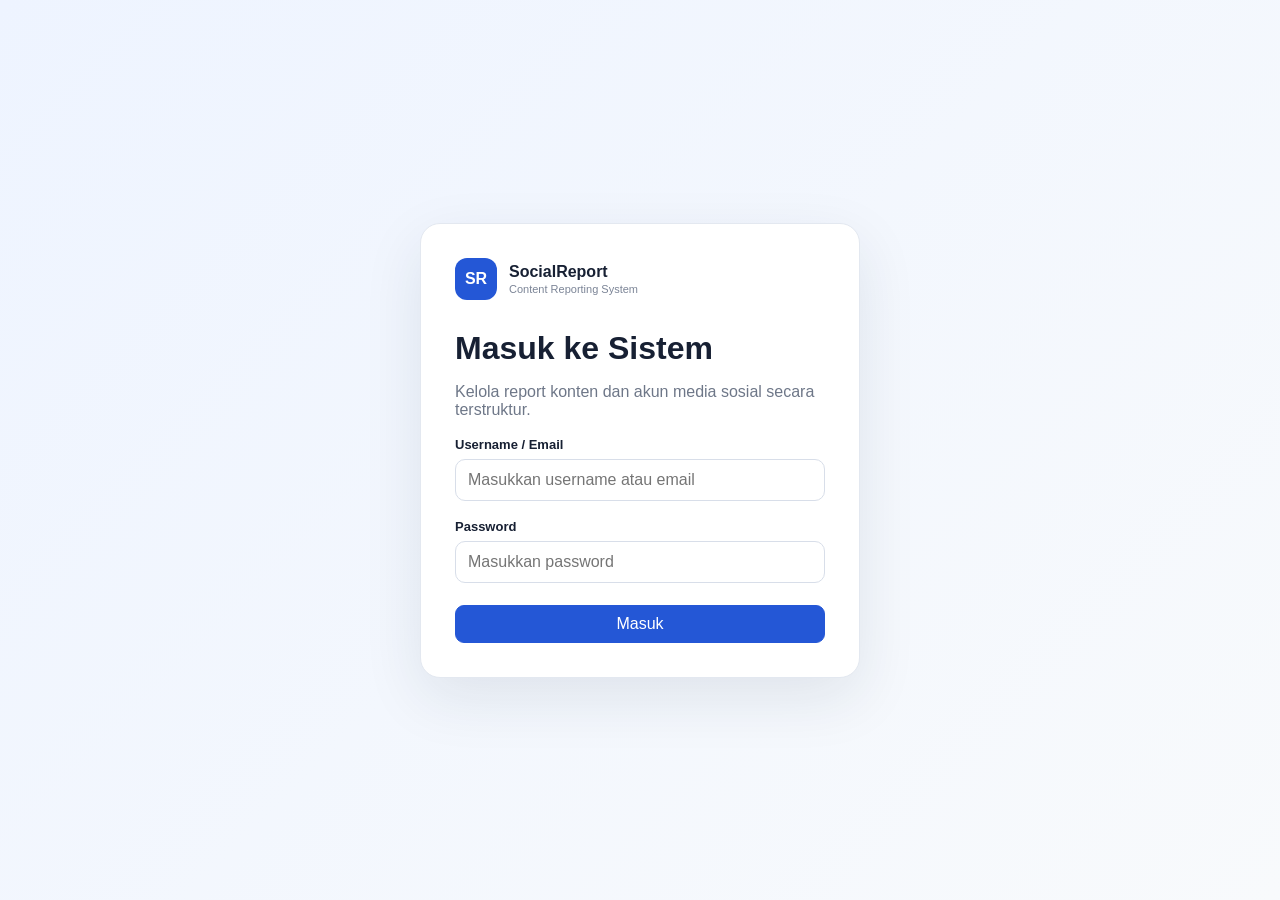
<file: index.html>
<!DOCTYPE html>
<html lang="id">
<head>
  <meta charset="UTF-8">
  <meta name="viewport" content="width=device-width, initial-scale=1.0">
  <title>SocialReport — Login</title>
  <link rel="stylesheet" href="css/style.css">
</head>
<body class="auth-body">
  <main class="auth-card">
    <div class="brand">
      <div class="brand-mark">SR</div>
      <div>
        <strong>SocialReport</strong>
        <small>Content Reporting System</small>
      </div>
    </div>
    <h1>Masuk ke Sistem</h1>
    <p class="muted">Kelola report konten dan akun media sosial secara terstruktur.</p>
    <form id="loginForm">
      <label>Username / Email</label>
      <input id="username" type="text" placeholder="Masukkan username atau email" required>
      <label>Password</label>
      <input id="password" type="password" placeholder="Masukkan password" required>
      <button class="btn primary full" type="submit">Masuk</button>
    </form>
  </main>
  <script src="js/app.js"></script>
</body>
</html>
</file>
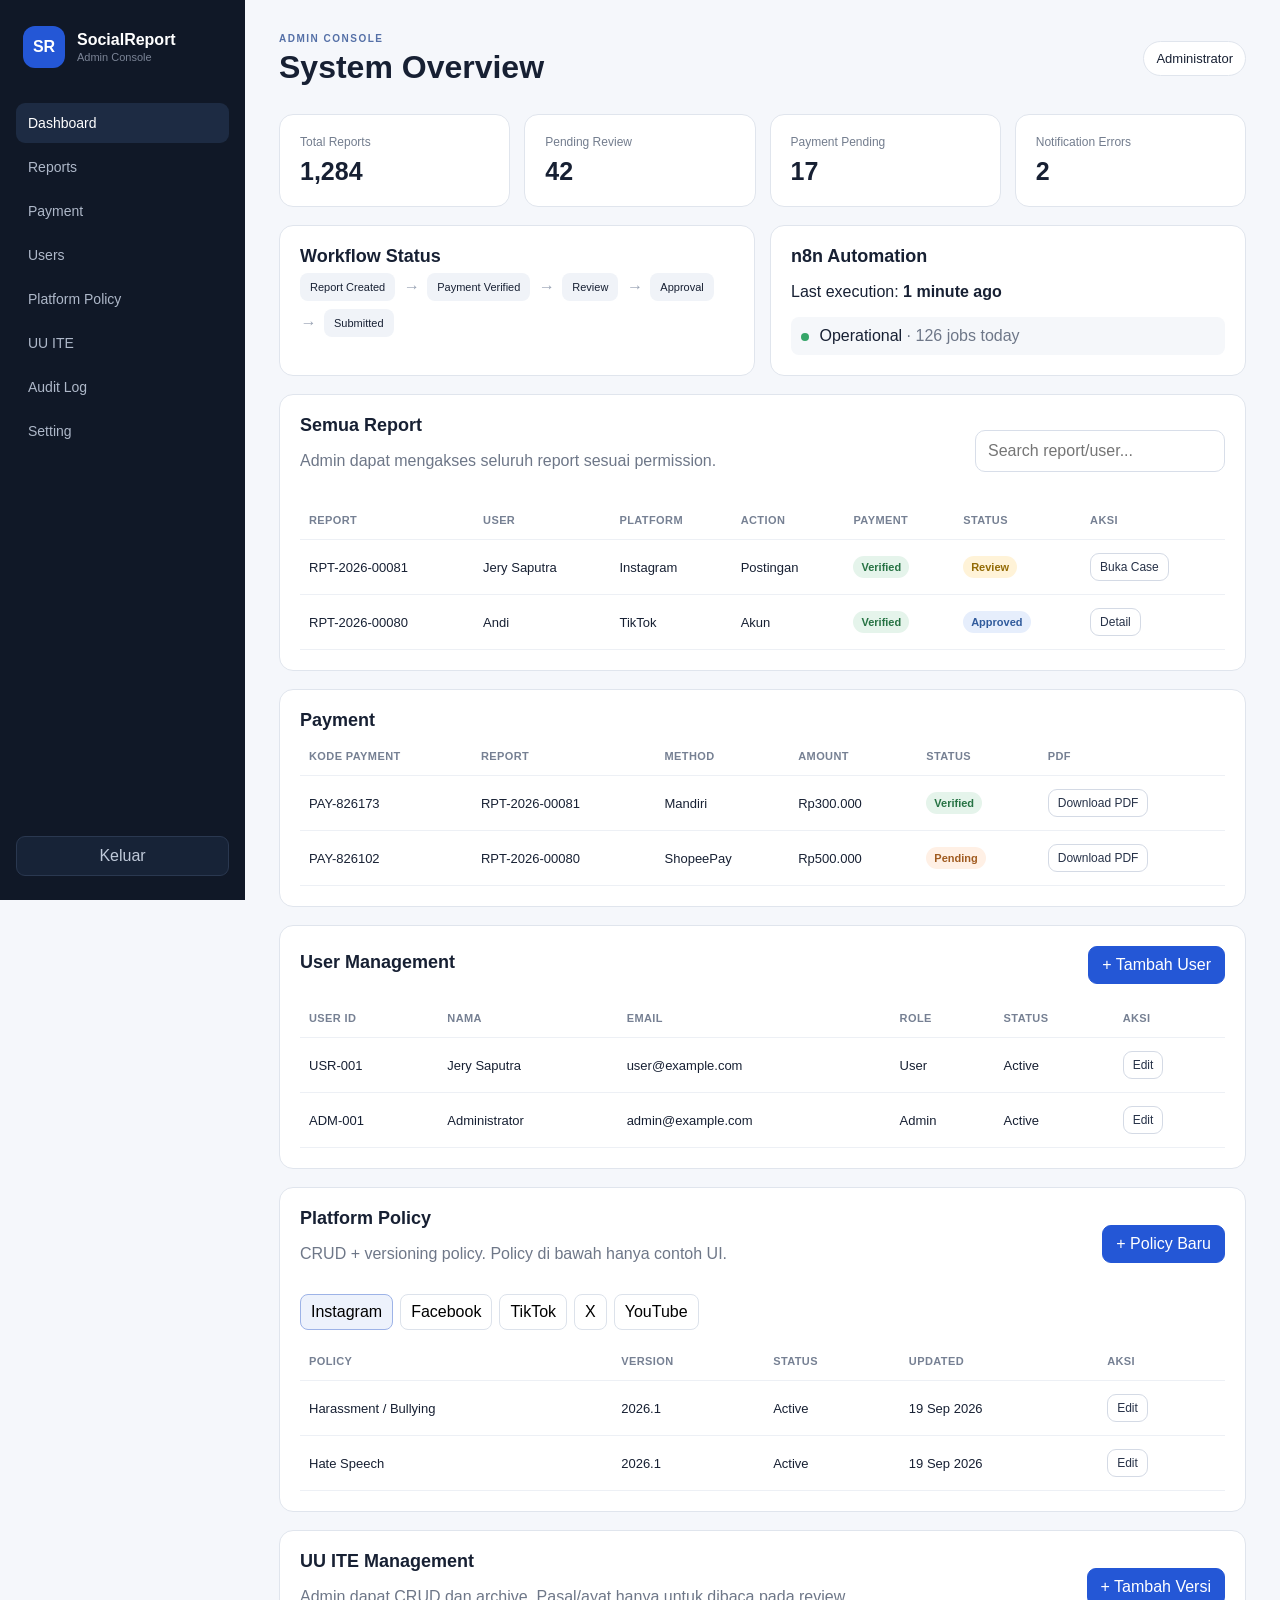
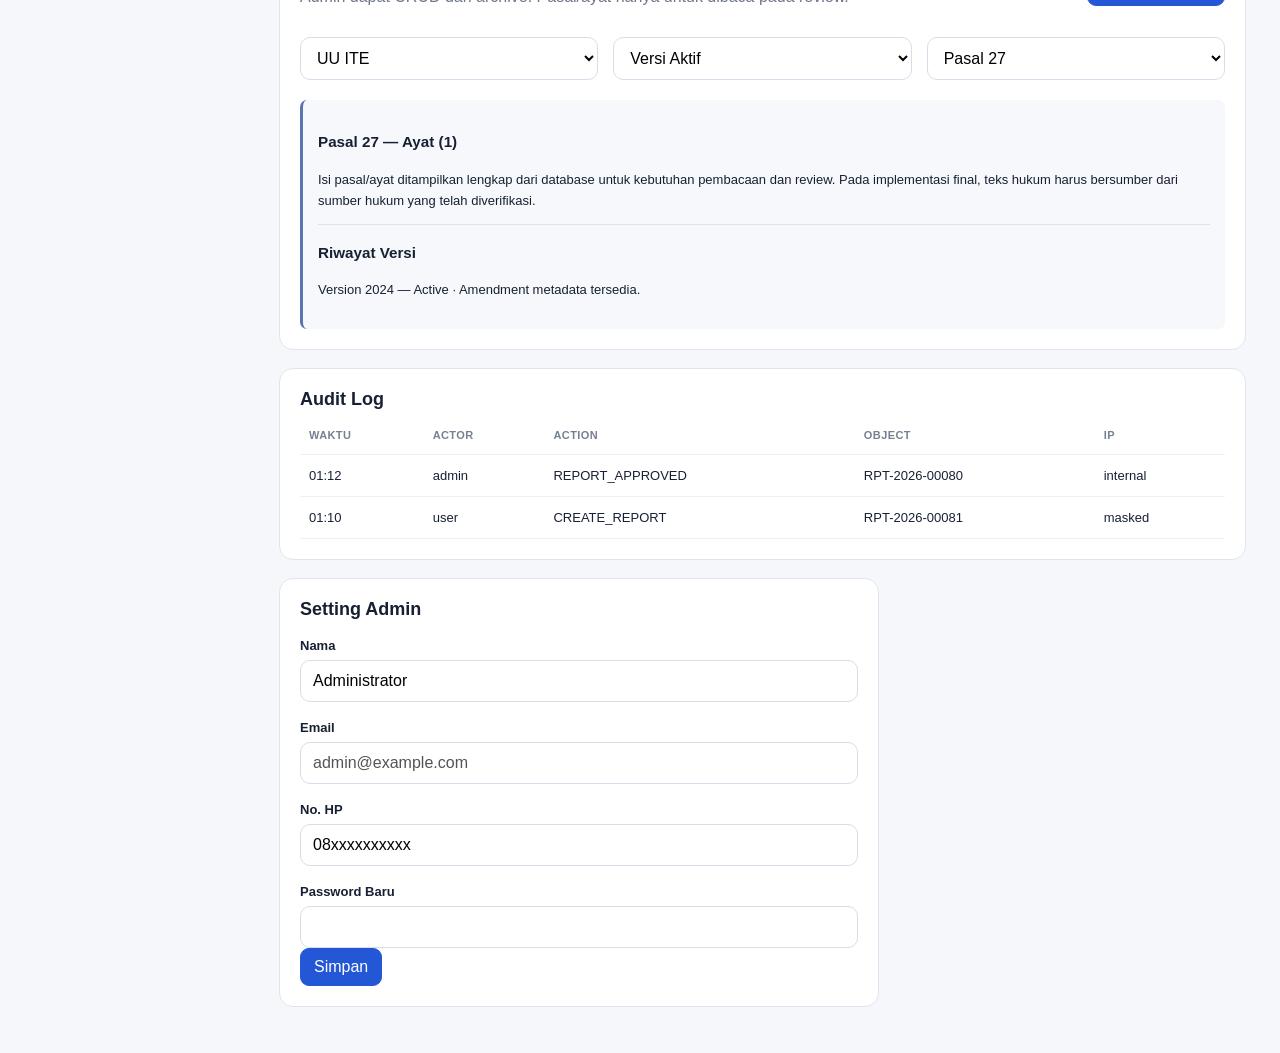
<file: admin.html>
<!DOCTYPE html>
<html lang="id">
<head><meta charset="UTF-8"><meta name="viewport" content="width=device-width, initial-scale=1.0"><title>SocialReport — Admin</title><link rel="stylesheet" href="css/style.css"></head>
<body>
<div class="app">
<aside class="sidebar admin-side">
<div class="brand compact"><div class="brand-mark">SR</div><div><strong>SocialReport</strong><small>Admin Console</small></div></div>
<nav>
<a class="active" href="#overview">Dashboard</a><a href="#reports">Reports</a><a href="#payments">Payment</a><a href="#users">Users</a><a href="#policies">Platform Policy</a><a href="#legal">UU ITE</a><a href="#audit">Audit Log</a><a href="#admin-settings">Setting</a>
</nav><button class="logout" onclick="logout()">Keluar</button></aside>
<main class="content">
<header class="topbar"><div><span class="eyebrow">ADMIN CONSOLE</span><h1>System Overview</h1></div><div class="profile-chip">Administrator</div></header>
<section id="overview" class="page-section">
<div class="stats"><div class="stat"><span>Total Reports</span><b>1,284</b></div><div class="stat"><span>Pending Review</span><b>42</b></div><div class="stat"><span>Payment Pending</span><b>17</b></div><div class="stat"><span>Notification Errors</span><b>2</b></div></div>
<div class="grid-2"><div class="panel"><h2>Workflow Status</h2><div class="flow"><span>Report Created</span><i>→</i><span>Payment Verified</span><i>→</i><span>Review</span><i>→</i><span>Approval</span><i>→</i><span>Submitted</span></div></div><div class="panel"><h2>n8n Automation</h2><p>Last execution: <b>1 minute ago</b></p><div class="automation"><span class="dot"></span> Operational <span class="muted">· 126 jobs today</span></div></div></div>
</section>

<section id="reports" class="page-section"><div class="panel"><div class="panel-head"><div><h2>Semua Report</h2><p class="muted">Admin dapat mengakses seluruh report sesuai permission.</p></div><input class="search" placeholder="Search report/user..." oninput="filterRows(this,'adminReportTable')"></div>
<table id="adminReportTable"><thead><tr><th>Report</th><th>User</th><th>Platform</th><th>Action</th><th>Payment</th><th>Status</th><th>Aksi</th></tr></thead><tbody>
<tr><td>RPT-2026-00081</td><td>Jery Saputra</td><td>Instagram</td><td>Postingan</td><td><span class="badge paid">Verified</span></td><td><span class="badge review">Review</span></td><td><button class="btn small" onclick="openCase('RPT-2026-00081')">Buka Case</button></td></tr>
<tr><td>RPT-2026-00080</td><td>Andi</td><td>TikTok</td><td>Akun</td><td><span class="badge paid">Verified</span></td><td><span class="badge done">Approved</span></td><td><button class="btn small">Detail</button></td></tr>
</tbody></table></div></section>

<section id="payments" class="page-section"><div class="panel"><h2>Payment</h2><table><thead><tr><th>Kode Payment</th><th>Report</th><th>Method</th><th>Amount</th><th>Status</th><th>PDF</th></tr></thead><tbody><tr><td>PAY-826173</td><td>RPT-2026-00081</td><td>Mandiri</td><td>Rp300.000</td><td><span class="badge paid">Verified</span></td><td><button class="btn small">Download PDF</button></td></tr><tr><td>PAY-826102</td><td>RPT-2026-00080</td><td>ShopeePay</td><td>Rp500.000</td><td><span class="badge pending">Pending</span></td><td><button class="btn small">Download PDF</button></td></tr></tbody></table></div></section>

<section id="users" class="page-section"><div class="panel"><div class="panel-head"><h2>User Management</h2><button class="btn primary">+ Tambah User</button></div><table><thead><tr><th>User ID</th><th>Nama</th><th>Email</th><th>Role</th><th>Status</th><th>Aksi</th></tr></thead><tbody><tr><td>USR-001</td><td>Jery Saputra</td><td>user@example.com</td><td>User</td><td>Active</td><td><button class="btn small">Edit</button></td></tr><tr><td>ADM-001</td><td>Administrator</td><td>admin@example.com</td><td>Admin</td><td>Active</td><td><button class="btn small">Edit</button></td></tr></tbody></table></div></section>

<section id="policies" class="page-section"><div class="panel"><div class="panel-head"><div><h2>Platform Policy</h2><p class="muted">CRUD + versioning policy. Policy di bawah hanya contoh UI.</p></div><button class="btn primary">+ Policy Baru</button></div><div class="tabs"><button class="tab active">Instagram</button><button class="tab">Facebook</button><button class="tab">TikTok</button><button class="tab">X</button><button class="tab">YouTube</button></div><table><thead><tr><th>Policy</th><th>Version</th><th>Status</th><th>Updated</th><th>Aksi</th></tr></thead><tbody><tr><td>Harassment / Bullying</td><td>2026.1</td><td>Active</td><td>19 Sep 2026</td><td><button class="btn small">Edit</button></td></tr><tr><td>Hate Speech</td><td>2026.1</td><td>Active</td><td>19 Sep 2026</td><td><button class="btn small">Edit</button></td></tr></tbody></table></div></section>

<section id="legal" class="page-section"><div class="panel"><div class="panel-head"><div><h2>UU ITE Management</h2><p class="muted">Admin dapat CRUD dan archive. Pasal/ayat hanya untuk dibaca pada review.</p></div><button class="btn primary">+ Tambah Versi</button></div><div class="grid-3"><select><option>UU ITE</option></select><select><option>Versi Aktif</option><option>Arsip</option></select><select><option>Pasal 27</option><option>Pasal 28</option><option>Pasal 29</option></select></div><div class="legal-read large"><h3>Pasal 27 — Ayat (1)</h3><p>Isi pasal/ayat ditampilkan lengkap dari database untuk kebutuhan pembacaan dan review. Pada implementasi final, teks hukum harus bersumber dari sumber hukum yang telah diverifikasi.</p><hr><h3>Riwayat Versi</h3><p>Version 2024 — Active · Amendment metadata tersedia.</p></div></div></section>

<section id="audit" class="page-section"><div class="panel"><h2>Audit Log</h2><table><thead><tr><th>Waktu</th><th>Actor</th><th>Action</th><th>Object</th><th>IP</th></tr></thead><tbody><tr><td>01:12</td><td>admin</td><td>REPORT_APPROVED</td><td>RPT-2026-00080</td><td>internal</td></tr><tr><td>01:10</td><td>user</td><td>CREATE_REPORT</td><td>RPT-2026-00081</td><td>masked</td></tr></tbody></table></div></section>

<section id="admin-settings" class="page-section"><div class="panel narrow"><h2>Setting Admin</h2><label>Nama</label><input value="Administrator"><label>Email</label><input value="admin@example.com" disabled><label>No. HP</label><input value="08xxxxxxxxxx"><label>Password Baru</label><input type="password"><button class="btn primary">Simpan</button></div></section>

<div id="caseModal" class="modal hidden"><div class="modal-box"><button class="close" onclick="closeCase()">×</button><span class="eyebrow">CASE DETAIL</span><h2 id="caseTitle">RPT-2026-00081</h2><div class="case-grid"><div><b>Target</b><p>https://instagram.com/example</p></div><div><b>User</b><p>Jery Saputra</p></div><div><b>Policy</b><p>Hate Speech</p></div><div><b>UU ITE</b><p>Pasal 28 ayat (2)</p></div></div><div class="panel inner"><h3>Evidence</h3><div class="evidence-grid"><div class="evidence-thumb">screenshot-01.jpg</div><div class="evidence-thumb">screenshot-02.jpg</div></div></div><div class="panel inner"><h3>UU ITE — Read Only</h3><p>Pasal dan ayat lengkap ditampilkan untuk dibaca. Tidak dapat dipilih/diubah dari panel review ini.</p></div><div class="modal-actions"><button class="btn">Reject</button><button class="btn primary">Approve</button></div></div></div>
</main></div>
<script src="js/app.js"></script></body></html>
</file>
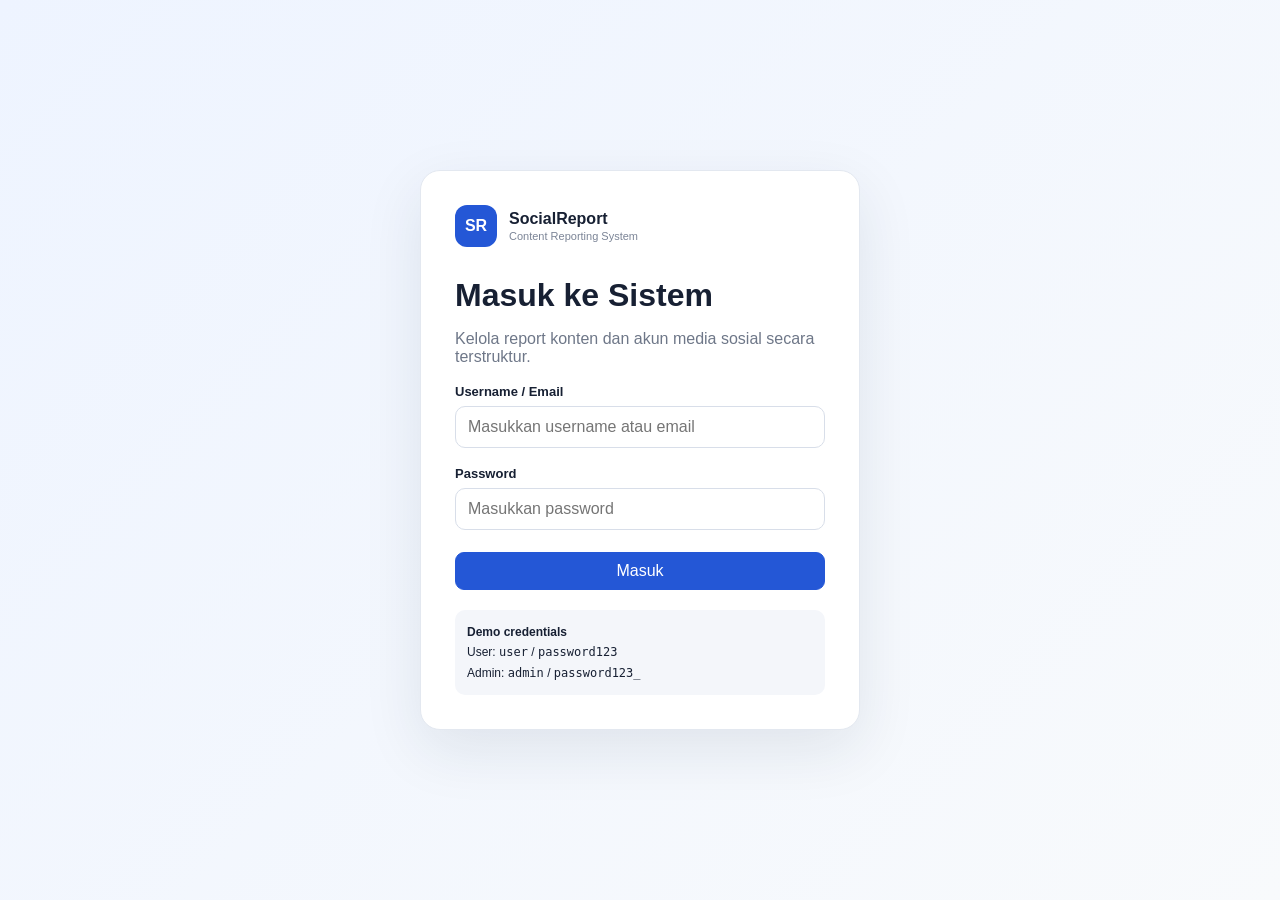
<file: login.html>
<!DOCTYPE html>
<html lang="id">
<head>
  <meta charset="UTF-8">
  <meta name="viewport" content="width=device-width, initial-scale=1.0">
  <title>SocialReport — Login</title>
  <link rel="stylesheet" href="css/style.css">
</head>
<body class="auth-body">
  <main class="auth-card">
    <div class="brand">
      <div class="brand-mark">SR</div>
      <div>
        <strong>SocialReport</strong>
        <small>Content Reporting System</small>
      </div>
    </div>
    <h1>Masuk ke Sistem</h1>
    <p class="muted">Kelola report konten dan akun media sosial secara terstruktur.</p>
    <form id="loginForm">
      <label>Username / Email</label>
      <input id="username" type="text" placeholder="Masukkan username atau email" required>
      <label>Password</label>
      <input id="password" type="password" placeholder="Masukkan password" required>
      <button class="btn primary full" type="submit">Masuk</button>
    </form>
    <div class="demo-note">
      <b>Demo credentials</b><br>
      User: <code>user</code> / <code>password123</code><br>
      Admin: <code>admin</code> / <code>password123_</code>
    </div>
  </main>
  <script src="js/app.js"></script>
</body>
</html>
</file>
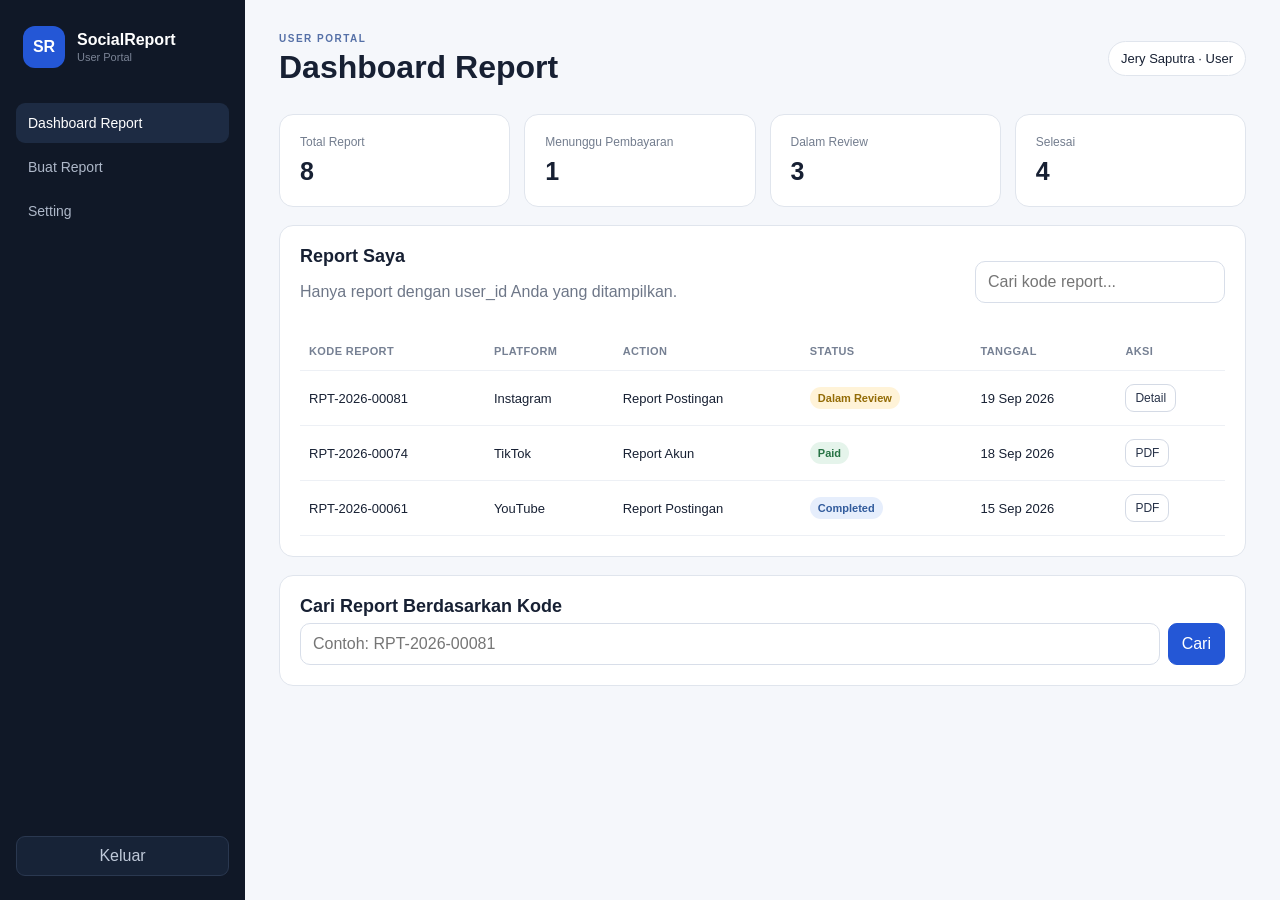
<file: user.html>
<!DOCTYPE html>
<html lang="id">
<head>
<meta charset="UTF-8"><meta name="viewport" content="width=device-width, initial-scale=1.0">
<title>SocialReport — User</title><link rel="stylesheet" href="css/style.css">
</head>
<body>
<div class="app">
<aside class="sidebar">
  <div class="brand compact"><div class="brand-mark">SR</div><div><strong>SocialReport</strong><small>User Portal</small></div></div>
  <nav>
    <a class="active" href="#dashboard">Dashboard Report</a>
    <a href="#create">Buat Report</a>
    <a href="#settings">Setting</a>
  </nav>
  <button class="logout" onclick="logout()">Keluar</button>
</aside>

<main class="content">
<header class="topbar"><div><span class="eyebrow">USER PORTAL</span><h1 id="pageTitle">Dashboard Report</h1></div><div class="profile-chip">Jery Saputra · User</div></header>

<section id="dashboard" class="page-section">
  <div class="stats">
    <div class="stat"><span>Total Report</span><b>8</b></div>
    <div class="stat"><span>Menunggu Pembayaran</span><b>1</b></div>
    <div class="stat"><span>Dalam Review</span><b>3</b></div>
    <div class="stat"><span>Selesai</span><b>4</b></div>
  </div>
  <div class="panel">
    <div class="panel-head"><div><h2>Report Saya</h2><p class="muted">Hanya report dengan user_id Anda yang ditampilkan.</p></div>
      <input class="search" placeholder="Cari kode report..." oninput="filterRows(this,'reportTable')">
    </div>
    <table id="reportTable"><thead><tr><th>Kode Report</th><th>Platform</th><th>Action</th><th>Status</th><th>Tanggal</th><th>Aksi</th></tr></thead>
    <tbody>
      <tr><td>RPT-2026-00081</td><td>Instagram</td><td>Report Postingan</td><td><span class="badge review">Dalam Review</span></td><td>19 Sep 2026</td><td><button class="btn small" onclick="showDetail('RPT-2026-00081')">Detail</button></td></tr>
      <tr><td>RPT-2026-00074</td><td>TikTok</td><td>Report Akun</td><td><span class="badge paid">Paid</span></td><td>18 Sep 2026</td><td><button class="btn small">PDF</button></td></tr>
      <tr><td>RPT-2026-00061</td><td>YouTube</td><td>Report Postingan</td><td><span class="badge done">Completed</span></td><td>15 Sep 2026</td><td><button class="btn small">PDF</button></td></tr>
    </tbody></table>
  </div>
  <div class="panel search-panel">
    <h2>Cari Report Berdasarkan Kode</h2>
    <div class="inline"><input id="reportCodeSearch" placeholder="Contoh: RPT-2026-00081"><button class="btn primary" onclick="searchReport()">Cari</button></div>
    <div id="searchResult" class="result-box hidden"></div>
  </div>
</section>

<section id="create" class="page-section hidden">
  <div class="stepper"><span class="active">1 Target</span><span>2 Action & Paket</span><span>3 Policy & UU ITE</span><span>4 Evidence</span><span>5 Review & Payment</span></div>
  <div class="panel">
    <h2>1. Target Konten / Akun</h2>
    <p class="muted">Masukkan URL postingan atau akun yang ingin dilaporkan.</p>
    <label>URL Target</label><input id="targetUrl" placeholder="https://www.instagram.com/...">
    <button class="btn primary" onclick="detectPlatform()">Deteksi Platform</button>
    <div id="platformResult" class="preview-card hidden">
      <div class="platform-icon" id="platformIcon">IG</div>
      <div><b id="platformName">Instagram</b><p id="targetPreview">Preview target akan ditampilkan di sini.</p></div>
      <span class="badge done">Terdeteksi</span>
    </div>
    <label class="check"><input type="checkbox"> Saya mengonfirmasi bahwa target di atas adalah konten/akun yang dimaksud.</label>
  </div>

  <div class="panel">
    <h2>2. Action & Paket</h2>
    <div class="grid-2">
      <div><label>Jenis Action</label><select id="action"><option>Report Postingan</option><option>Report Akun</option></select></div>
      <div><label>Paket Report</label><select id="package" onchange="calculatePrice()"><option value="300">300</option><option value="500">500</option><option value="1000">1.000</option><option value="1500">1.500</option></select></div>
    </div>
    <div class="price-box">Total pembayaran <strong id="price">Rp300.000</strong><small>Rp1.000 / unit report</small></div>
  </div>

  <div class="panel">
    <h2>3. Policy Platform</h2>
    <p class="muted">Daftar policy mengikuti platform yang terdeteksi.</p>
    <div class="policy-grid">
      <label class="choice"><input type="checkbox"> Harassment / Bullying</label>
      <label class="choice"><input type="checkbox"> Hate Speech</label>
      <label class="choice"><input type="checkbox"> Impersonation</label>
      <label class="choice"><input type="checkbox"> Spam / Scam</label>
      <label class="choice"><input type="checkbox"> Violence / Dangerous Content</label>
      <label class="choice"><input type="checkbox"> Nudity / Sexual Content</label>
      <label class="choice"><input type="checkbox"> Intellectual Property</label>
      <label class="choice"><input type="checkbox"> Others</label>
    </div>
    <label>Others — jelaskan jika diperlukan</label><textarea placeholder="Tulis alasan/policy lainnya..."></textarea>
  </div>

  <div class="panel">
    <h2>4. Dasar Hukum UU ITE</h2>
    <div class="grid-3">
      <div><label>UU</label><select><option>UU ITE</option></select></div>
      <div><label>Versi</label><select><option>Versi aktif</option></select></div>
      <div><label>Pasal</label><select><option>Pasal 27</option><option>Pasal 28</option><option>Pasal 29</option><option>Pasal lainnya</option></select></div>
    </div>
    <label>Ayat</label><select><option>Ayat (1)</option><option>Ayat (2)</option><option>Ayat (3)</option><option>Ayat lainnya</option></select>
    <div class="legal-read"><b>Pasal yang dipilih</b><p>Isi pasal/ayat akan ditampilkan dari master database agar user dapat membaca ketentuan yang dipilih.</p></div>
    <label class="check"><input type="checkbox"> Others / dasar hukum lain</label>
    <textarea placeholder="Tulis dasar hukum lain jika diperlukan..."></textarea>
  </div>

  <div class="panel">
    <h2>5. Evidence</h2>
    <p class="muted">Upload screenshot/gambar sebagai barang bukti. File tidak diproses OCR.</p>
    <div class="upload" onclick="document.getElementById('evidence').click()">＋ <b>Pilih gambar evidence</b><small>PNG/JPG/JPEG · preview tersedia</small></div>
    <input id="evidence" type="file" accept="image/png,image/jpeg" multiple hidden onchange="previewEvidence(event)">
    <div id="evidencePreview" class="evidence-grid"></div>
  </div>

  <div class="panel">
    <h2>6. Review & Payment</h2>
    <div class="summary"><div><span>Platform</span><b id="summaryPlatform">Belum terdeteksi</b></div><div><span>Action</span><b id="summaryAction">Report Postingan</b></div><div><span>Paket</span><b id="summaryPackage">300</b></div><div><span>Total</span><b id="summaryPrice">Rp300.000</b></div></div>
    <label>Metode Pembayaran</label><select><option>Mandiri</option><option>Jago</option><option>BRI</option><option>BNI</option><option>GoPay</option><option>DANA</option><option>ShopeePay</option></select>
    <button class="btn primary" onclick="submitReport()">Buat Report & Lanjut Payment</button>
  </div>
</section>

<section id="settings" class="page-section hidden">
  <div class="panel narrow"><h2>Setting</h2><p class="muted">Email tidak dapat diubah.</p>
    <label>Nama</label><input value="Jery Saputra"><label>Email</label><input value="user@example.com" disabled><label>No. HP</label><input value="08xxxxxxxxxx"><label>Password Baru</label><input type="password" placeholder="Kosongkan jika tidak diubah"><button class="btn primary">Simpan Perubahan</button>
  </div>
</section>
</main></div>
<script src="js/app.js"></script>
</body></html>
</file>
<file: css/style.css>
*{box-sizing:border-box}body{margin:0;font-family:Inter,Segoe UI,Arial,sans-serif;background:#f5f7fb;color:#172033}button,input,select,textarea{font:inherit}button{cursor:pointer}.auth-body{min-height:100vh;display:grid;place-items:center;background:linear-gradient(135deg,#eef4ff,#f8fafc)}.auth-card{width:min(440px,92vw);background:white;border:1px solid #e3e8f0;border-radius:20px;padding:34px;box-shadow:0 20px 60px #18263b18}.brand{display:flex;gap:12px;align-items:center;margin-bottom:30px}.brand-mark{width:42px;height:42px;border-radius:12px;display:grid;place-items:center;background:#2457d6;color:white;font-weight:800}.brand small,.compact small{display:block;color:#7b8496;font-size:11px;margin-top:2px}.auth-card h1{margin-bottom:7px}.muted{color:#6e7788}.auth-card label,.panel label{display:block;font-size:13px;font-weight:650;margin:18px 0 7px}.auth-card input,.panel input,.panel select,.panel textarea,.search{width:100%;border:1px solid #d8dee9;border-radius:10px;padding:11px 12px;background:white;outline:none}.panel textarea{min-height:90px;resize:vertical}.btn{border:1px solid #d4dae5;background:white;border-radius:9px;padding:9px 13px;color:#273248}.btn.primary{background:#2457d6;color:white;border-color:#2457d6}.btn.small{padding:6px 9px;font-size:12px}.btn.full{width:100%;margin-top:22px}.demo-note{margin-top:20px;background:#f4f6fa;border-radius:10px;padding:12px;font-size:12px;line-height:1.7}.app{display:flex;min-height:100vh}.sidebar{width:245px;background:#101827;color:#d8e0ee;padding:22px 16px;position:fixed;top:0;bottom:0}.brand.compact{margin:4px 7px 35px}.brand.compact strong{color:white}.sidebar nav a{display:block;color:#aeb8c9;text-decoration:none;padding:12px;border-radius:9px;margin:4px 0;font-size:14px}.sidebar nav a:hover,.sidebar nav a.active{background:#1d2b43;color:white}.logout{position:absolute;bottom:24px;left:16px;right:16px;background:#172337;color:#bfc9d9;border:1px solid #2a3850;padding:10px;border-radius:9px}.content{margin-left:245px;width:calc(100% - 245px);padding:28px 34px}.topbar{display:flex;justify-content:space-between;align-items:center;margin-bottom:25px}.topbar h1{margin:3px 0}.eyebrow{font-size:10px;letter-spacing:1.5px;font-weight:800;color:#5570a7}.profile-chip{padding:9px 12px;background:white;border:1px solid #e0e5ed;border-radius:20px;font-size:13px}.page-section{scroll-margin-top:20px}.hidden{display:none!important}.stats{display:grid;grid-template-columns:repeat(4,1fr);gap:14px;margin-bottom:18px}.stat,.panel{background:white;border:1px solid #e0e5ed;border-radius:14px;padding:20px}.stat span{display:block;color:#737d8e;font-size:12px}.stat b{display:block;font-size:25px;margin-top:8px}.panel{margin-bottom:18px}.panel h2{margin:0 0 6px;font-size:18px}.panel-head{display:flex;justify-content:space-between;gap:15px;align-items:center;margin-bottom:15px}.search{max-width:250px}table{width:100%;border-collapse:collapse;font-size:13px}th,td{text-align:left;padding:13px 9px;border-bottom:1px solid #edf0f5}th{font-size:11px;color:#768093;text-transform:uppercase;letter-spacing:.4px}.badge{display:inline-block;padding:5px 8px;border-radius:20px;font-size:11px;font-weight:700}.review{background:#fff3d8;color:#936b05}.paid{background:#e5f4eb;color:#277344}.done{background:#e6eefc;color:#315b9c}.pending{background:#fff0e5;color:#a05b20}.inline{display:flex;gap:8px}.inline input{flex:1}.result-box{margin-top:12px;padding:12px;background:#f4f7fc;border-radius:10px}.stepper{display:flex;gap:7px;margin-bottom:16px;overflow:auto}.stepper span{white-space:nowrap;padding:8px 11px;background:#e9edf4;border-radius:20px;font-size:11px}.stepper span.active{background:#2457d6;color:white}.preview-card{display:flex;gap:13px;align-items:center;margin-top:15px;padding:14px;background:#f4f7fc;border-radius:12px}.platform-icon{width:40px;height:40px;border-radius:10px;background:#18243a;color:white;display:grid;place-items:center;font-weight:800}.preview-card p{margin:4px 0;color:#6d7788;font-size:12px}.preview-card .badge{margin-left:auto}.grid-2{display:grid;grid-template-columns:1fr 1fr;gap:15px}.grid-3{display:grid;grid-template-columns:repeat(3,1fr);gap:15px}.price-box{margin-top:15px;padding:16px;background:#f4f7fc;border-radius:10px}.price-box strong{font-size:22px;margin-left:10px}.price-box small{display:block;color:#778092;margin-top:5px}.policy-grid{display:grid;grid-template-columns:repeat(2,1fr);gap:9px}.choice{padding:11px;border:1px solid #e0e5ed;border-radius:9px!important;margin:0!important;font-weight:500!important}.choice input{width:auto;margin-right:7px}.check{display:flex!important;gap:8px;align-items:center}.check input{width:auto}.legal-read{margin-top:14px;padding:15px;background:#f6f8fb;border-left:3px solid #5b75b0;border-radius:7px;font-size:13px;line-height:1.6}.legal-read.large{margin-top:20px}.legal-read hr{border:0;border-top:1px solid #dfe4ec}.upload{border:1px dashed #aeb9ca;border-radius:12px;padding:28px;text-align:center;color:#61708a;background:#fafbfc}.upload small{display:block;margin-top:5px}.evidence-grid{display:flex;gap:10px;flex-wrap:wrap;margin-top:12px}.evidence-thumb{width:140px;height:100px;border-radius:9px;border:1px solid #dfe4ec;background:#eef2f7;display:grid;place-items:center;text-align:center;font-size:11px;color:#687387;padding:8px}.summary{display:grid;grid-template-columns:repeat(4,1fr);gap:10px;margin-bottom:15px}.summary div{background:#f6f8fb;padding:12px;border-radius:9px}.summary span{display:block;font-size:11px;color:#768092}.summary b{display:block;margin-top:4px}.flow{display:flex;gap:8px;align-items:center;flex-wrap:wrap}.flow span{background:#f0f3f8;padding:8px 10px;border-radius:8px;font-size:11px}.flow i{color:#9aa4b5}.automation{padding:10px;background:#f5f7fa;border-radius:8px}.dot{display:inline-block;width:8px;height:8px;background:#35a568;border-radius:50%;margin-right:6px}.tabs{display:flex;gap:7px;margin:12px 0}.tab{border:1px solid #dce2eb;background:white;border-radius:8px;padding:8px 10px}.tab.active{background:#edf2fc;border-color:#9db3e7}.narrow{max-width:600px}.modal{position:fixed;inset:0;background:#10182788;display:grid;place-items:center;padding:20px;z-index:5}.modal-box{width:min(760px,95vw);max-height:90vh;overflow:auto;background:white;border-radius:16px;padding:25px;position:relative}.close{position:absolute;right:15px;top:12px;border:0;background:none;font-size:28px}.case-grid{display:grid;grid-template-columns:1fr 1fr;gap:10px}.case-grid>div{background:#f6f8fb;padding:12px;border-radius:9px}.case-grid p{margin:5px 0 0;font-size:13px}.inner{margin-top:14px;padding:15px}.modal-actions{display:flex;justify-content:flex-end;gap:8px;margin-top:15px}@media(max-width:900px){.sidebar{width:190px}.content{margin-left:190px;width:calc(100% - 190px);padding:20px}.stats{grid-template-columns:1fr 1fr}.grid-3,.summary{grid-template-columns:1fr 1fr}}@media(max-width:650px){.sidebar{position:static;width:100%;height:auto}.app{display:block}.content{margin:0;width:100%}.sidebar nav{display:flex;overflow:auto}.logout{position:static;width:100%;margin-top:10px}.topbar,.panel-head{align-items:flex-start;flex-direction:column}.stats,.grid-2,.grid-3,.summary,.policy-grid,.case-grid{grid-template-columns:1fr}.search{max-width:none}.content{padding:15px}}
</file>
